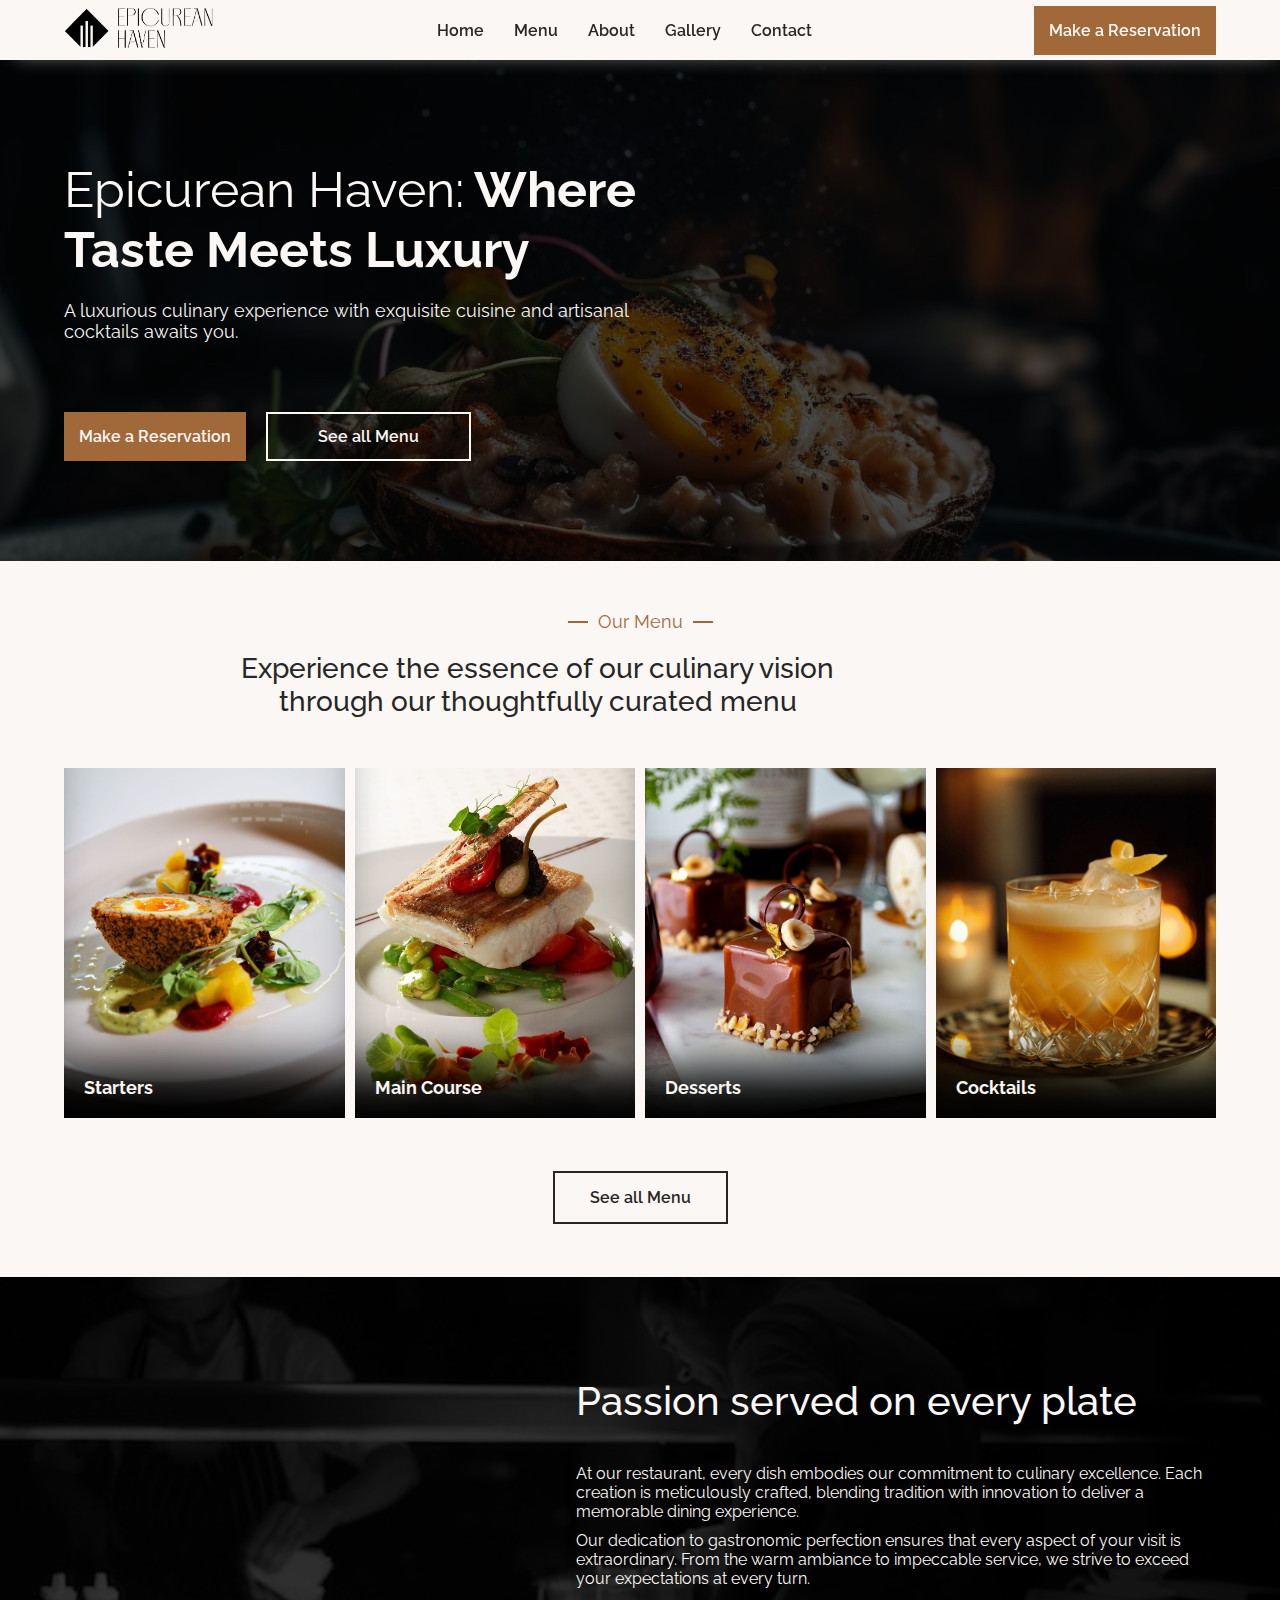
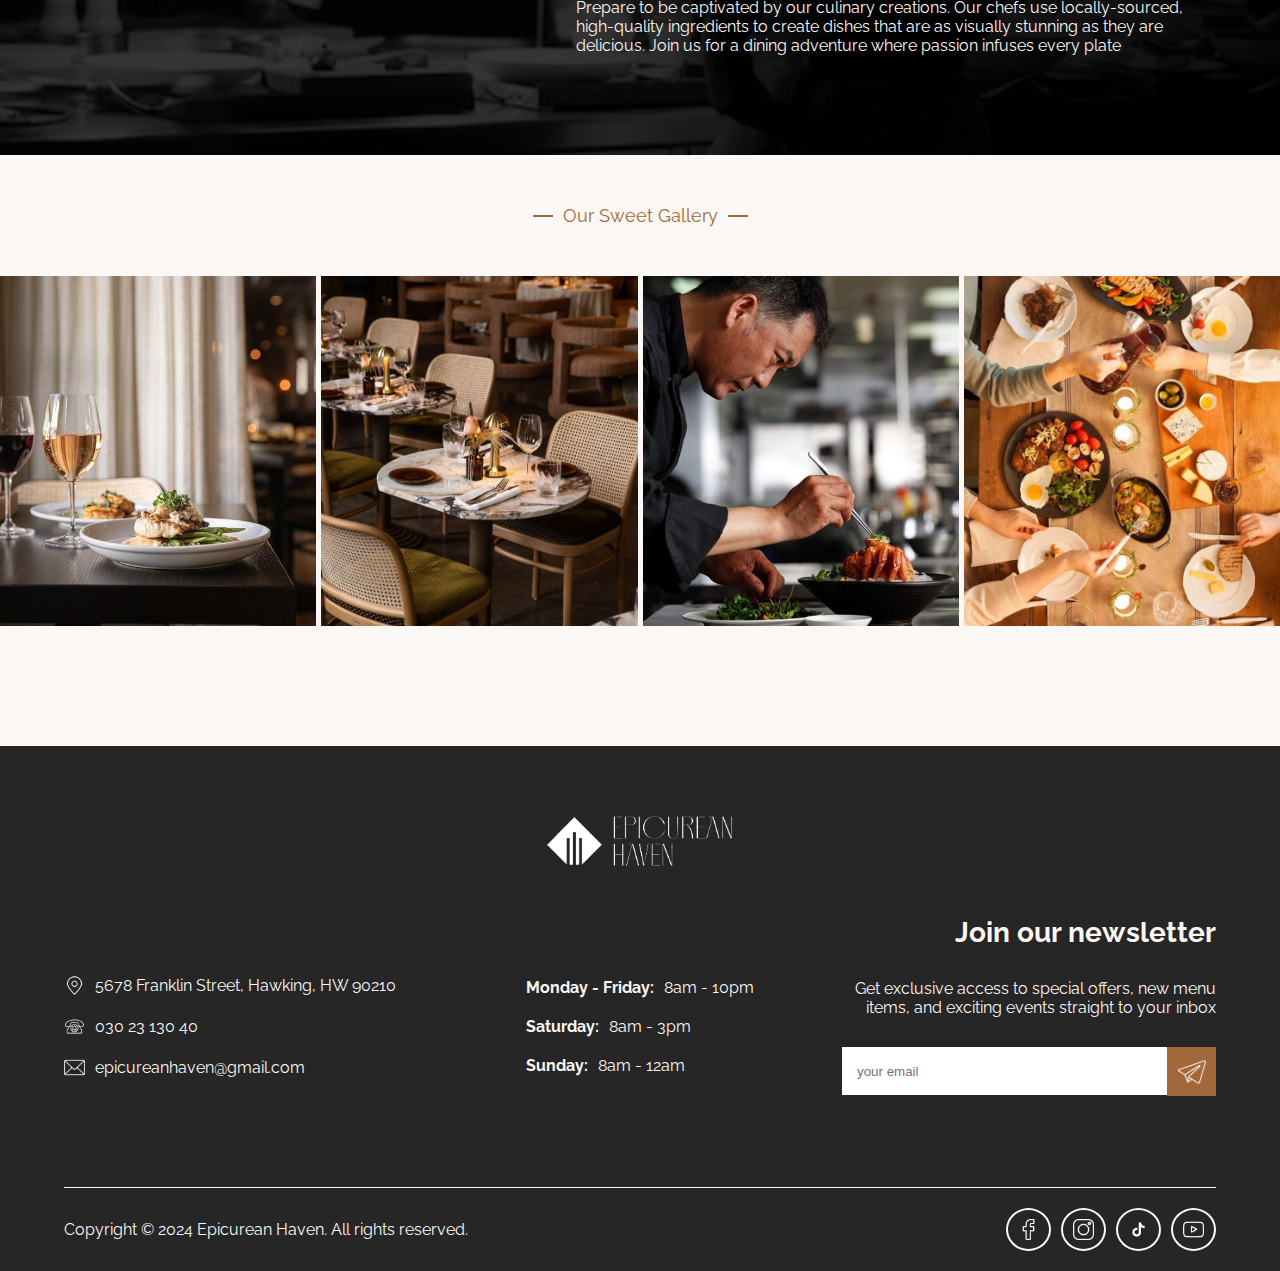
<file: index.html>
<!DOCTYPE html>
<html lang="en">
  <head>
    <meta charset="UTF-8" />
    <meta name="viewport" content="width=device-width, initial-scale=1.0" />
    <title>Epicurean Haven</title>
    <link rel="website icon" type="png" href="assets/img/logo-icon.png" />
    <link rel="preconnect" href="https://fonts.googleapis.com" />
    <link rel="preconnect" href="https://fonts.gstatic.com" crossorigin />
    <link
      href="https://fonts.googleapis.com/css2?family=Playfair+Display:ital,wght@0,400..900;1,400..900&family=Quicksand:wght@300..700&family=Raleway:ital,wght@0,100..900;1,100..900&display=swap"
      rel="stylesheet"
    />
    <link
      href="https://fonts.googleapis.com/css2?family=Raleway:ital,wght@0,100..900;1,100..900&display=swap"
      rel="stylesheet"
    />
    <link rel="stylesheet" href="assets/css/style.css" />
    <link rel="stylesheet" href="assets/css/global-style.css" />
  </head>
  <body>
    <header>
      <nav class="container">
        <input type="checkbox" id="menuToggle" />
        <a href="index.html"><img src="assets/img/logo.png" alt="logo" /></a>
        <ul>
          <li>
            <label for="menuToggle"
              ><img class="close" src="assets/icon/close.png" alt="close-icon"
            /></label>
          </li>
          <li>
            <a href="#">Home</a>
          </li>
          <li><a href="#menu">Menu</a></li>
          <li><a href="#about">About</a></li>
          <li><a href="#gallery">Gallery</a></li>
          <li><a href="#contact">Contact</a></li>
          <li>
            <a href="reservation.html" target="_blank" class="primary-button"
              >Make a Reservation</a
            >
          </li>
        </ul>
        <a href="reservation.html" target="_blank" class="primary-button"
          >Make a Reservation</a
        >
        <label class="hamburger" for="menuToggle"
          ><img src="assets/icon/hamburger.png" alt="hamburger icon"
        /></label>
      </nav>
    </header>

    <section class="hero-section container">
      <div class="hero-text">
        <h1><span>Epicurean Haven:</span> Where Taste Meets Luxury</h1>
        <h2>
          A luxurious culinary experience with exquisite cuisine and artisanal
          cocktails awaits you.
        </h2>
        <div class="btn-group">
          <a href="reservation.html" target="_blank" class="primary-button"
            >Make a Reservation</a
          >
          <a href="menu.html" target="_blank" class="secondary-button-light" all
            >See all Menu</a
          >
        </div>
      </div>
      <span class="link-redirection" id="menu"></span>
    </section>

    <section class="container menu">
      <div class="section-title">
        <h2><span>Our Menu</span></h2>
        <h1>
          Experience the essence of our culinary vision through our thoughtfully
          curated menu
        </h1>
      </div>
      <div class="menu-list">
        <div><h2>Starters</h2></div>
        <div><h2>Main Course</h2></div>
        <div><h2>Desserts</h2></div>
        <div><h2>Cocktails</h2></div>
      </div>
      <a href="menu.html" class="secondary-button" target="_blank"
        >See all Menu</a
      >
      <span class="link-redirection" id="about"></span>
    </section>

    <section class="container about">
      <div></div>
      <div>
        <h1>Passion served on every plate</h1>
        <p>
          At our restaurant, every dish embodies our commitment to culinary
          excellence. Each creation is meticulously crafted, blending tradition
          with innovation to deliver a memorable dining experience.
        </p>
        <p>
          Our dedication to gastronomic perfection ensures that every aspect of
          your visit is extraordinary. From the warm ambiance to impeccable
          service, we strive to exceed your expectations at every turn.
        </p>
        <p>
          Prepare to be captivated by our culinary creations. Our chefs use
          locally-sourced, high-quality ingredients to create dishes that are as
          visually stunning as they are delicious. Join us for a dining
          adventure where passion infuses every plate
        </p>
      </div>
      <span class="link-redirection" id="gallery"></span>
    </section>

    <section class="gallery">
      <div class="section-title">
        <h2><span>Our Sweet Gallery</span></h2>
      </div>
      <div class="gallery-img-container">
        <img src="assets/img/table.jpeg" alt="table" />
        <img
          src="assets/img/Red Deer Ochre, The National Gallery.jpeg"
          alt="table"
        />
        <img src="assets/img/chef.jpeg" alt="chef" />
        <img src="assets/img/s_8z5uWF.jpeg" alt="table" />
      </div>
      <span class="link-redirection" id="contact"></span>
    </section>

    <footer class="container contact">
      <div class="logo">
        <img src="assets/img/logo-light.png" class="logo" alt="logo" />
      </div>
      <div class="contact-container">
        <div class="contact-info">
          <ul>
            <li>
              <img
                src="assets/icon/broche-de-localisation.png"
                alt="location"
              />5678 Franklin Street, Hawking, HW 90210
            </li>
            <li>
              <img src="assets/icon/telephone.png" alt="telephone" />030 23 130
              40
            </li>
            <li>
              <img
                src="assets/icon/email.png"
                alt="email"
              />epicureanhaven@gmail.com
            </li>
          </ul>
        </div>
        <div class="opening-hour">
          <ul>
            <li><b>Monday - Friday:</b> 8am - 10pm</li>
            <li><b>Saturday:</b> 8am - 3pm</li>
            <li><b>Sunday:</b> 8am - 12am</li>
          </ul>
        </div>
        <div class="subscribe">
          <h1>Join our newsletter</h1>
          <p>
            Get exclusive access to special offers, new menu items, and exciting
            events straight to your inbox
          </p>

          <form>
            <input type="email" placeholder="your email" />
            <input type="submit" id="icon" />
            <label for="icon">
              <img src="assets/icon/avion-en-papier.png" alt="send icon"
            /></label>
          </form>
        </div>
      </div>

      <div class="social">
        <p class="copyright">
          Copyright © 2024 Epicurean Haven. All rights reserved.
        </p>
        <div class="social-icon">
          <a href=""
            ><img src="assets/icon/facebook.png" alt="facebook icon"
          /></a>
          <a href=""
            ><img src="assets/icon/instagram.png" alt="instagram icon"
          /></a>
          <a href=""><img src="assets/icon/tic-tac.png" alt="tik tok" /></a>
          <a href=""><img src="assets/icon/youtube.png" alt="youtube" /></a>
        </div>
      </div>
    </footer>
  </body>
</html>
</file>
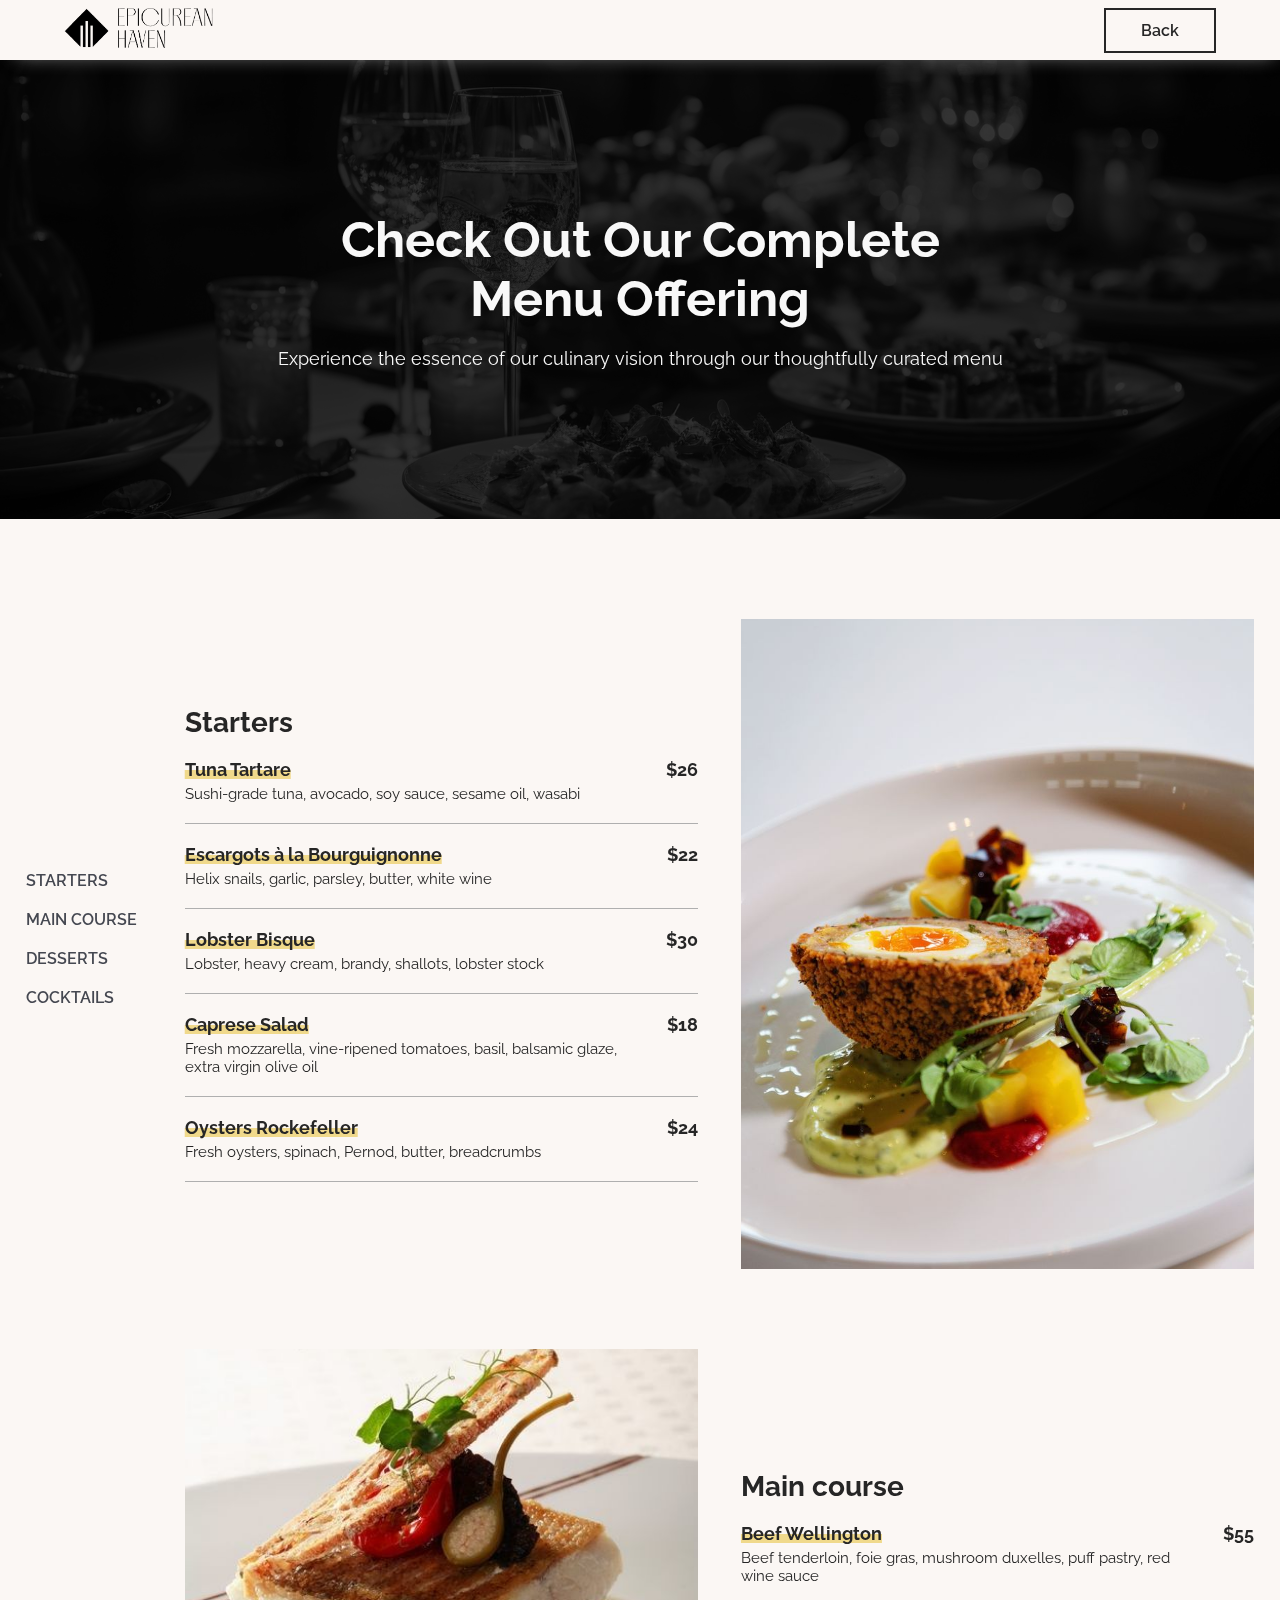
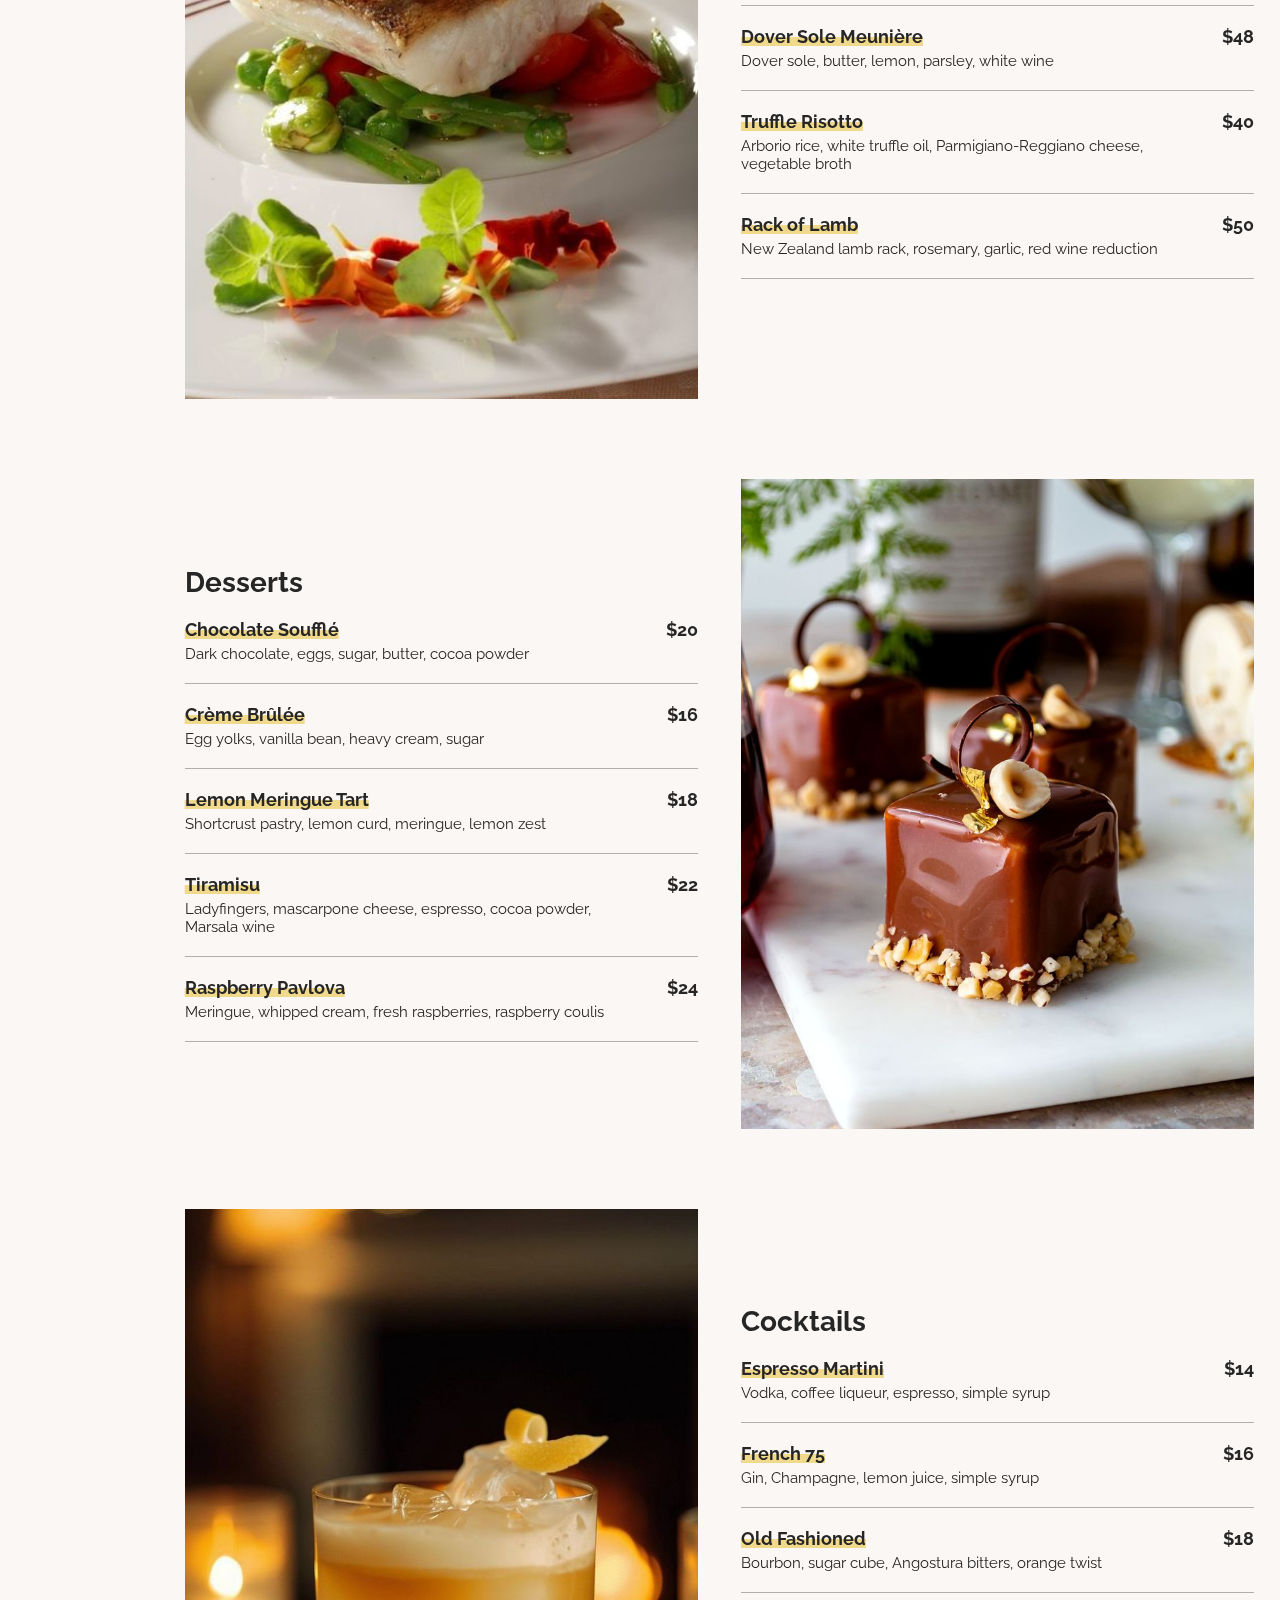
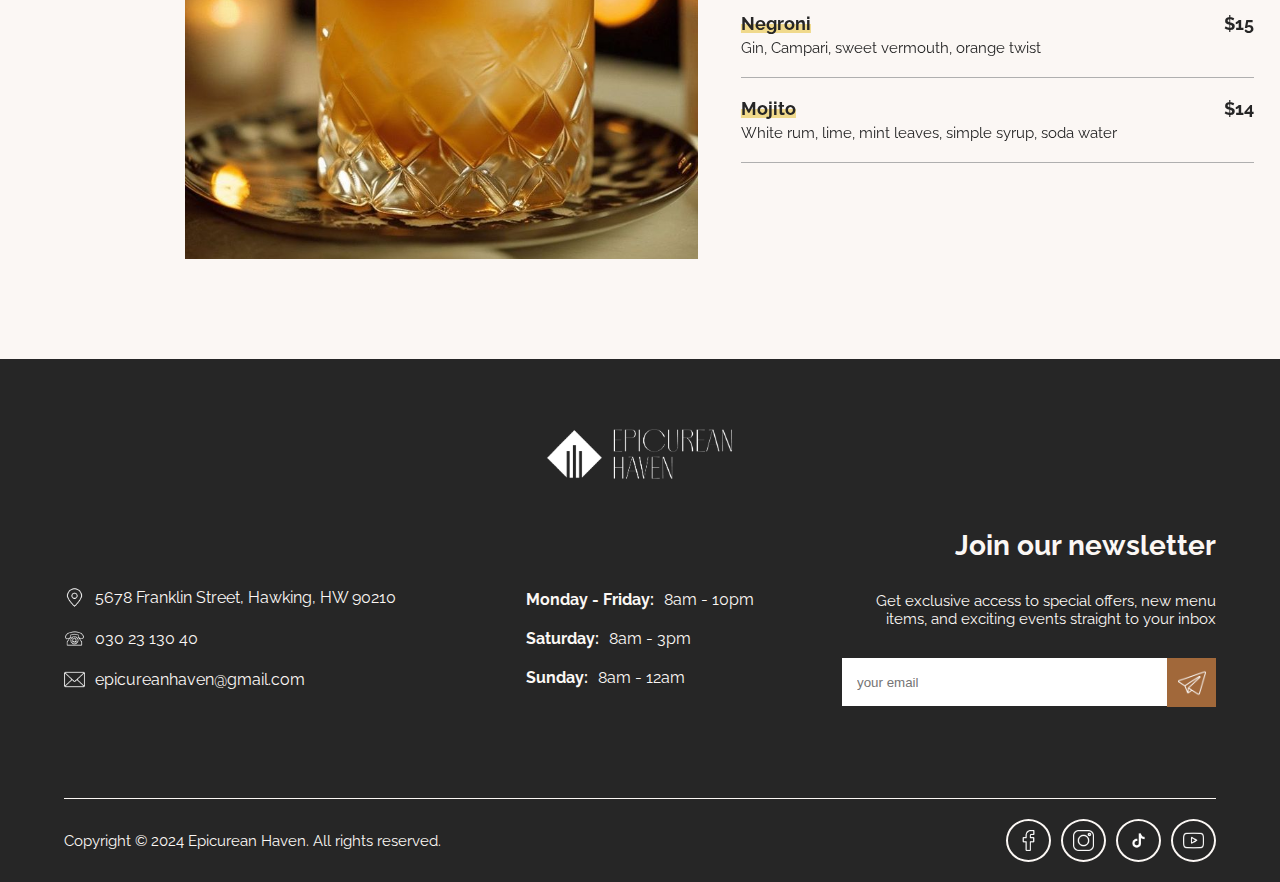
<file: menu.html>
<!DOCTYPE html>
<html lang="en">
  <head>
    <meta charset="UTF-8" />
    <meta name="viewport" content="width=device-width, initial-scale=1.0" />
    <title>Epicurean Haven</title>
    <link rel="website icon" type="png" href="assets/img/logo-icon.png" />
    <link rel="preconnect" href="https://fonts.googleapis.com" />
    <link rel="preconnect" href="https://fonts.gstatic.com" crossorigin />
    <link
      href="https://fonts.googleapis.com/css2?family=Playfair+Display:ital,wght@0,400..900;1,400..900&family=Quicksand:wght@300..700&family=Raleway:ital,wght@0,100..900;1,100..900&display=swap"
      rel="stylesheet"
    />
    <link
      href="https://fonts.googleapis.com/css2?family=Raleway:ital,wght@0,100..900;1,100..900&display=swap"
      rel="stylesheet"
    />
    <link rel="stylesheet" href="assets/css/style.css" />
    <link rel="stylesheet" href="assets/css/global-style.css" />
    <link rel="stylesheet" href="assets/css/menu.css" />
  </head>
  <body>
    <header>
      <nav class="container">
        <a href=""><img src="assets/img/logo.png" alt="logo" /></a>
        <div>
          <a href="index.html" class="secondary-button">Back</a>
        </div>
      </nav>
    </header>
    <section class="banner">
      <div>
        <h1>Check Out Our Complete Menu Offering</h1>
        <h2>
          Experience the essence of our culinary vision through our thoughtfully
          curated menu
        </h2>
      </div>
      <span class="link-redirection" id="starters"></span>
    </section>

    <main class="container-xl">
      <nav>
        <ul>
          <li><a href="#starters">STARTERS</a></li>
          <li><a href="#main-course">MAIN COURSE</a></li>
          <li><a href="#desserts">DESSERTS</a></li>
          <li><a href="#cocktails">COCKTAILS</a></li>
        </ul>
      </nav>

      <section>
        <article class="menu-category-container">
          <div class="menu-items">
            <h1>Starters</h1>
            <div>
              <h2>Tuna Tartare <span>$26 </span></h2>
              <p>Sushi-grade tuna, avocado, soy sauce, sesame oil, wasabi</p>
            </div>
            <div>
              <h2>Escargots à la Bourguignonne <span>$22 </span></h2>
              <p>Helix snails, garlic, parsley, butter, white wine</p>
            </div>
            <div>
              <h2>Lobster Bisque<span>$30 </span></h2>
              <p>Lobster, heavy cream, brandy, shallots, lobster stock</p>
            </div>
            <div>
              <h2>Caprese Salad <span>$18 </span></h2>
              <p>
                Fresh mozzarella, vine-ripened tomatoes, basil, balsamic glaze,
                extra virgin olive oil
              </p>
            </div>
            <div>
              <h2>Oysters Rockefeller <span>$24</span></h2>
              <p>Fresh oysters, spinach, Pernod, butter, breadcrumbs</p>
            </div>
          </div>
          <img src="assets/img/starters.jpeg" alt="starters" />
          <span class="link-redirection" id="main-course"></span>
        </article>

        <article class="menu-category-container">
          <img src="assets/img/main-course.jpeg" alt="main course" />

          <div class="menu-items">
            <h1>Main course</h1>

            <div>
              <h2>Beef Wellington <span>$55 </span></h2>
              <p>
                Beef tenderloin, foie gras, mushroom duxelles, puff pastry, red
                wine sauce
              </p>
            </div>
            <div>
              <h2>Dover Sole Meunière <span>$48 </span></h2>
              <p>Dover sole, butter, lemon, parsley, white wine</p>
            </div>
            <div>
              <h2>Truffle Risotto <span>$40 </span></h2>
              <p>
                Arborio rice, white truffle oil, Parmigiano-Reggiano cheese,
                vegetable broth
              </p>
            </div>
            <div>
              <h2>Rack of Lamb <span>$50 </span></h2>
              <p>New Zealand lamb rack, rosemary, garlic, red wine reduction</p>
            </div>
          </div>
          <span class="link-redirection" id="desserts"></span>
        </article>

        <article class="menu-category-container">
          <div class="menu-items">
            <h1>Desserts</h1>
            <div>
              <h2>Chocolate Soufflé <span>$20 </span></h2>
              <p>Dark chocolate, eggs, sugar, butter, cocoa powder</p>
            </div>
            <div>
              <h2>Crème Brûlée <span>$16 </span></h2>
              <p>Egg yolks, vanilla bean, heavy cream, sugar</p>
            </div>
            <div>
              <h2>Lemon Meringue Tart <span>$18 </span></h2>
              <p>Shortcrust pastry, lemon curd, meringue, lemon zest</p>
            </div>
            <div>
              <h2>Tiramisu <span>$22 </span></h2>
              <p>
                Ladyfingers, mascarpone cheese, espresso, cocoa powder, Marsala
                wine
              </p>
            </div>
            <div>
              <h2>Raspberry Pavlova <span>$24 </span></h2>
              <p>
                Meringue, whipped cream, fresh raspberries, raspberry coulis
              </p>
            </div>
          </div>
          <img src="assets/img/dessert.jpeg" alt="dessert" />
          <span class="link-redirection" id="cocktails"></span>
        </article>

        <article class="menu-category-container">
          <img src="assets/img/cocktail.jpeg" alt="cocktail" />

          <div class="menu-items">
            <h1>Cocktails</h1>

            <div>
              <h2>Espresso Martini <span>$14 </span></h2>
              <p>Vodka, coffee liqueur, espresso, simple syrup</p>
            </div>
            <div>
              <h2>French 75 <span>$16 </span></h2>
              <p>Gin, Champagne, lemon juice, simple syrup</p>
            </div>
            <div>
              <h2>Old Fashioned <span>$18 </span></h2>
              <p>Bourbon, sugar cube, Angostura bitters, orange twist</p>
            </div>
            <div>
              <h2>Negroni <span>$15 </span></h2>
              <p>Gin, Campari, sweet vermouth, orange twist</p>
            </div>
            <div>
              <h2>Mojito <span>$14 </span></h2>
              <p>White rum, lime, mint leaves, simple syrup, soda water</p>
            </div>
          </div>
        </article>
      </section>
    </main>
    <footer class="container contact">
      <div class="logo">
        <img src="assets/img/logo-light.png" class="logo" alt="logo" />
      </div>
      <div class="contact-container">
        <div class="contact-info">
          <ul>
            <li>
              <img
                src="assets/icon/broche-de-localisation.png"
                alt="location"
              />5678 Franklin Street, Hawking, HW 90210
            </li>
            <li>
              <img src="assets/icon/telephone.png" alt="telephone" />030 23 130
              40
            </li>
            <li>
              <img
                src="assets/icon/email.png"
                alt="email"
              />epicureanhaven@gmail.com
            </li>
          </ul>
        </div>
        <div class="opening-hour">
          <ul>
            <li><b>Monday - Friday:</b> 8am - 10pm</li>
            <li><b>Saturday:</b> 8am - 3pm</li>
            <li><b>Sunday:</b> 8am - 12am</li>
          </ul>
        </div>
        <div class="subscribe">
          <h1>Join our newsletter</h1>
          <p>
            Get exclusive access to special offers, new menu items, and exciting
            events straight to your inbox
          </p>

          <form>
            <input type="email" placeholder="your email" />
            <input type="submit" id="icon" />
            <label for="icon">
              <img src="assets/icon/avion-en-papier.png" alt="send icon"
            /></label>
          </form>
        </div>
      </div>

      <div class="social">
        <p class="copyright">
          Copyright © 2024 Epicurean Haven. All rights reserved.
        </p>
        <div class="social-icon">
          <a href=""
            ><img src="assets/icon/facebook.png" alt="facebook icon"
          /></a>
          <a href=""
            ><img src="assets/icon/instagram.png" alt="instagram icon"
          /></a>
          <a href=""
            ><img src="assets/icon/tic-tac.png" alt="tik tok icon"
          /></a>
          <a href=""
            ><img src="assets/icon/youtube.png" alt="youtube icon"
          /></a>
        </div>
      </div>
    </footer>
  </body>
</html>
</file>
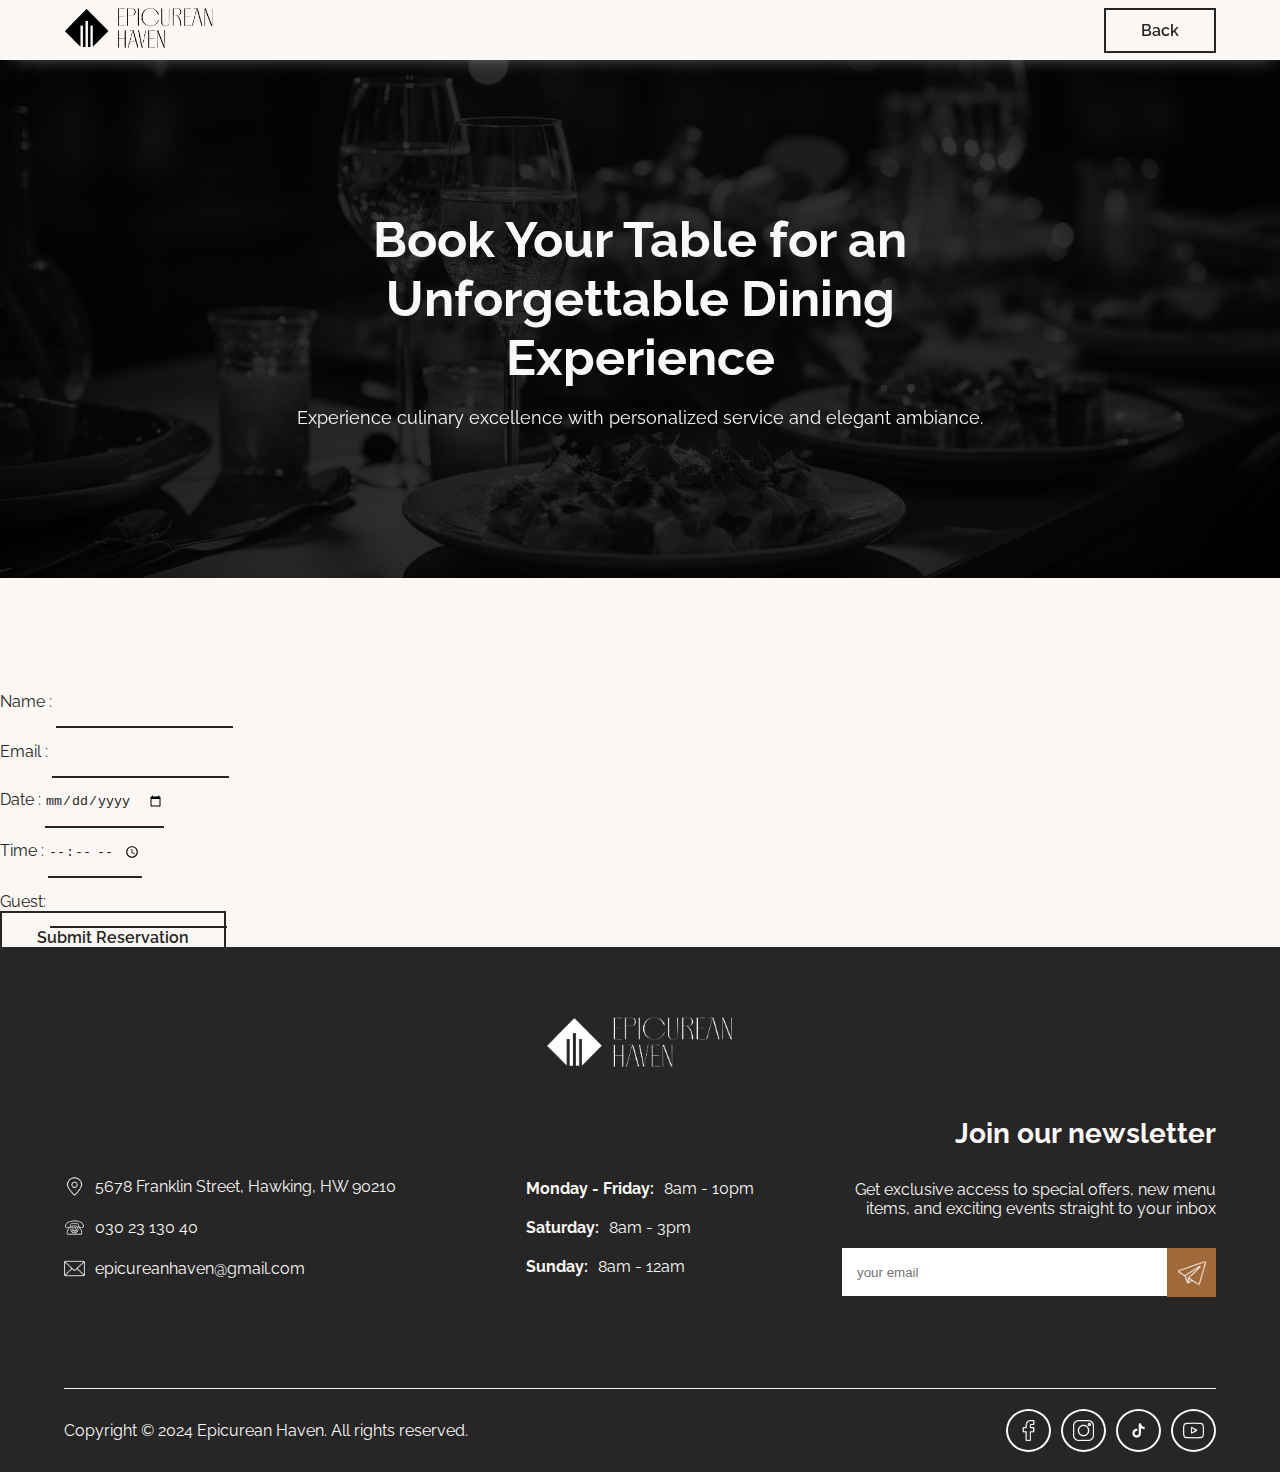
<file: reservation.html>
<!DOCTYPE html>
<html lang="en">
  <head>
    <meta charset="UTF-8" />
    <meta name="viewport" content="width=device-width, initial-scale=1.0" />
    <title>Epicurean Haven</title>
    <link rel="website icon" type="png" href="assets/img/logo-icon.png" />
    <link rel="preconnect" href="https://fonts.googleapis.com" />
    <link rel="preconnect" href="https://fonts.gstatic.com" crossorigin />
    <link
      href="https://fonts.googleapis.com/css2?family=Playfair+Display:ital,wght@0,400..900;1,400..900&family=Quicksand:wght@300..700&family=Raleway:ital,wght@0,100..900;1,100..900&display=swap"
      rel="stylesheet"
    />
    <link
      href="https://fonts.googleapis.com/css2?family=Raleway:ital,wght@0,100..900;1,100..900&display=swap"
      rel="stylesheet"
    />
    <link rel="stylesheet" href="assets/css/style.css" />
    <link rel="stylesheet" href="assets/css/reservation.css" />
    <link rel="stylesheet" href="assets/css/global-style.css" />
  </head>
  <body>
    <header>
      <nav class="container">
        <a href=""><img src="assets/img/logo.png" alt="logo" /></a>
        <div>
          <a href="index.html" class="secondary-button">Back</a>
        </div>
      </nav>
    </header>

    <section class="banner">
      <div>
        <h1>Book Your Table for an Unforgettable Dining Experience</h1>
        <h2>
          Experience culinary excellence with personalized service and elegant
          ambiance.
        </h2>
      </div>
    </section>

    <section class="reservation-form">
      <div>
        <form>
          <div class="col-2">
            <div>
              <label for="name">Name : </label>
              <input type="text" name="name" />
            </div>
            <div>
              <label for="email">Email : </label>
              <input type="email" name="email" />
            </div>
          </div>
          <div class="col-2">
            <div>
              <label for="date">Date : </label>
              <input type="date" date="name" />
            </div>
            <div>
              <label for="time">Time : </label>
              <input type="time" name="time" />
            </div>
          </div>
          <div>
            <label for="guest">Guest: </label>
            <input type="number" name="guest" />
          </div>
          <a href="#" class="secondary-button">Submit Reservation</a>
        </form>
      </div>
      <div></div>
    </section>

    <footer class="container contact">
      <div class="logo">
        <img src="assets/img/logo-light.png" class="logo" alt="logo" />
      </div>
      <div class="contact-container">
        <div class="contact-info">
          <ul>
            <li>
              <img
                src="assets/icon/broche-de-localisation.png"
                alt="location"
              />5678 Franklin Street, Hawking, HW 90210
            </li>
            <li>
              <img src="assets/icon/telephone.png" alt="telephone" />030 23 130 40
            </li>
            <li>
              <img
                src="assets/icon/email.png"
                alt="email"
              />epicureanhaven@gmail.com
            </li>
          </ul>
        </div>
        <div class="opening-hour">
          <ul>
            <li><b>Monday - Friday:</b> 8am - 10pm</li>
            <li><b>Saturday:</b> 8am - 3pm</li>
            <li><b>Sunday:</b> 8am - 12am</li>
          </ul>
        </div>
        <div class="subscribe">
          <h1>Join our newsletter</h1>
          <p>
            Get exclusive access to special offers, new menu items, and exciting
            events straight to your inbox
          </p>

          <form>
            <input type="email" placeholder="your email" />
            <input type="submit" id="icon" />
            <label for="icon">
              <img src="assets/icon/avion-en-papier.png" alt="send icon"
            /></label>
          </form>
        </div>
      </div>

      <div class="social">
        <p class="copyright">
          Copyright © 2024 Epicurean Haven. All rights reserved.
        </p>
        <div class="social-icon">
          <a href=""
            ><img src="assets/icon/facebook.png" alt="facebook icon"
          /></a>
          <a href=""
            ><img src="assets/icon/instagram.png" alt="instagram icon"
          /></a>
          <a href=""
            ><img src="assets/icon/tic-tac.png" alt="tik tok icon"
          /></a>
          <a href=""
            ><img src="assets/icon/youtube.png" alt="youtube icon"
          /></a>
        </div>
      </div>
    </footer>
  </body>
</html>
</file>
<file: assets/css/style.css>
:root {
  --accent: #a1683aff;
  --eerie-black: #262626;
  --white: #fbf7f4;
  --charcoal: #454851ff;

  scroll-behavior: smooth;
}

* {
  box-sizing: border-box;
  margin: 0;
  padding: 0;
  color: var(--eerie-black);
}

body {
  font-family: "Raleway", sans-serif;
  font-optical-sizing: auto;
  font-style: normal;
  background-color: var(--white);
  overflow-x: hidden;
}

header {
  position: sticky;
  top: 0;
  z-index: 500;
}

header nav {
  background-color: var(--white);
  font-weight: 600;
  height: 60px;
  width: 100vw;
  display: flex;
  align-items: center;
  justify-content: space-between;
  box-shadow: 5px 5px 20px -11px #a6a6a6;
}

header nav img {
  width: 150px;
}

header nav ul {
  list-style: none;
  display: flex;
  gap: 30px;
}

header nav ul li a {
  transition: color 0.2s linear;
}

header nav ul li a:hover {
  color: var(--accent);
}

header nav input {
  display: none;
}

header nav .close,
header nav .hamburger {
  display: none;
}

header nav.container a.primary-button:nth-of-type(1) {
  display: none;
}

header nav img {
  width: 150px;
}

/*todo hero section*/
.hero-section {
  background-image: url("../img/43335.jpg");
  background-color: rgb(77, 77, 77);
  background-blend-mode: multiply;
  background-attachment: fixed;
  background-size: cover;
  background-position: center;
  position: relative;
}

.hero-text {
  display: flex;
  flex-direction: column;
  gap: 20px;
  width: 45vw;
  padding-block: 100px;
}

.hero-text h1 span {
  font-weight: 400;
  color: var(--white);
}

.hero-section h1 {
  color: var(--white);
  font-size: 50px;
  line-height: 60px;
}

.hero-section h2 {
  color: var(--white);
  font-size: 18px;
  font-weight: 400;
  padding-bottom: 50px;
}

.btn-group {
  display: flex;
  gap: 20px;
  flex-wrap: wrap;
}

/*todo menu section*/
.menu {
  padding-bottom: 70px;
  text-align: center;
  position: relative;
}

.menu-list {
  display: flex;
  gap: 10px;
  text-align: left;
  padding-bottom: 70px;
  flex-wrap: wrap;
}

.menu-list div {
  width: calc(100vw / 5);
  background-size: cover;
  position: relative;
  box-shadow: inset 0px -84px 52px -31px #000;
  height: 350px;
  flex-grow: 1;
  transition: 0.2s linear !important;
}

.menu-list > div:nth-child(1) {
  background-image: url("../img/starters.jpeg");
  background-position: bottom;
}

.menu-list > div:nth-child(2) {
  background-image: url("../img/main-course.jpeg");
}

.menu-list > div:nth-child(3) {
  background-image: url("../img/dessert.jpeg");
  background-position: center;
}

.menu-list > div:nth-child(4) {
  background-image: url("../img/cocktail.jpeg");
  background-position: bottom;
}

.menu-list div h2 {
  position: absolute;
  bottom: 0;
  color: var(--white);
  padding: 20px;
}

/*todo about section*/
.about {
  background: url("../img/about-bg.jpeg");
  padding-block: 100px;
  display: flex;
  background-color: rgb(52, 52, 52);
  background-blend-mode: multiply;
  gap: 30px;
  position: relative;
  background-size: cover;
  background-position: left;
}

.about * {
  color: var(--white);
}

.about div {
  width: 50vw;
  display: flex;
  flex-direction: column;
  gap: 10px;
}

.about h1 {
  padding-bottom: 30px;
  font-size: 40px;
  font-weight: 500;
}

/*todo gallery section*/

.gallery {
  position: relative;
  padding-bottom: 120px;
}

.gallery-img-container {
  display: flex;
  gap: 5px;
  flex-wrap: wrap;
}

.gallery-img-container img {
  width: calc(100vw / 5);
  flex-grow: 1;
  height: 350px;
  object-fit: cover;
  transition: 0.1s linear;
  cursor: pointer;
}

.gallery-img-container img:hover {
  transform: scale(1.05);
  z-index: 100;
}

.gallery-img-container:hover > :not(:hover) {
  filter: brightness(0.3) grayscale(100%);
  transition: 0.1s linear;
}

/*todo footer section*/

footer {
  background-color: var(--eerie-black);
  padding-top: 70px;
  position: relative;
}

footer .logo {
  height: 50px;
  display: flex;
  justify-content: center;
}

footer .contact-container {
  display: flex;
  justify-content: space-between;
  padding-block: 50px;
  align-items: center;
}

footer * {
  color: var(--white);
}

.social-icon {
  display: flex;
  gap: 10px;
}

footer a {
  display: flex;
  width: fit-content;
  justify-content: center;
  position: relative;
  border: 2px solid var(--white);
  border-radius: 50%;
  padding: 9px 10px;
  transition: 0.2s linear;
}

footer ul {
  list-style: none;
  display: flex;
  flex-direction: column;
  gap: 20px;
}

footer li {
  display: flex;
  align-items: center;
  gap: 10px;
}

.contact-info,
.opening-hour,
.subscribe {
  width: calc(100% / 3);
}

.opening-hour {
  display: flex;
  justify-content: center;
}

.subscribe {
  display: flex;
  gap: 30px;
  flex-direction: column;
  align-items: flex-end;
  text-align: right;
}

footer form {
  padding-top: 0;
  width: fit-content;
  padding-bottom: 40px;
  display: flex;
  flex-direction: row;
  gap: 0;
  justify-content: flex-end;
}

footer form > input:nth-child(1) {
  background-color: #fff;
  color: var(--eerie-black);
  border-right-style: none;
  padding-left: 15px;
  transition: 0.2s linear;
  width: 325px;
}

footer form input:nth-child(2) {
  display: none;
}

footer form label {
  height: 49px;
  border-left-style: none;
  width: 49px;
  cursor: pointer;
  display: flex;
  align-items: center;
  justify-content: center;
  background-color: var(--accent);
  transition: 0.2s linear;
}

footer label img {
  height: 28px !important;
}

footer form label:hover {
  background-color: rgb(102, 64, 32);
}

form input:nth-child(1):hover {
  box-shadow: 0px 13px 18px -17px var(--accent);
}

form input:nth-child(1):focus {
  box-shadow: 0px 13px 18px -17px var(--accent);
}

footer a:hover {
  background-color: var(--white);
}

footer .contact-container img,
.social-icon img {
  filter: invert(100%);
  height: 21px;
}

footer a:hover img {
  filter: invert(0%);
  animation: shake 0.5s linear;
}

.social {
  padding-block: 20px;
  border-top: 1px solid var(--white);
  display: flex;
  justify-content: space-between;
  align-items: center;
}

@keyframes shake {
  0% {
    transform: rotate(10deg);
  }

  25% {
    transform: rotate(-10deg);
  }

  50% {
    transform: rotate(10deg);
  }

  75% {
    transform: rotate(-10deg);
  }

  100% {
    transform: rotate(0deg);
  }
}

/*! RESPONSIVE */
/*? header navbar */
@media screen and (max-width: 880px) {
  header nav .hamburger {
    display: inherit;
  }

  header nav .close,
  header nav .hamburger img {
    display: inherit;
    width: 30px;
  }

  header nav label img {
    opacity: 0.6;
    cursor: pointer;
    transition: 0.2s linear;
  }

  header nav label img:hover {
    opacity: 1;
  }

  header nav.container a.primary-button:nth-of-type(1) {
    display: inherit;
  }

  header nav.container a.primary-button:hover {
    color: var(--white);
  }

  header nav.container a.primary-button:nth-of-type(2) {
    display: none;
  }

  input[type="checkbox"]:checked ~ ul {
    height: 100vh;
    width: 250px;
    z-index: 100;
    display: flex;
    flex-direction: column;
    box-shadow: 12px 0 17px #0000004a;
    background-color: var(--white);
    position: absolute;
    padding-left: 20px;
    padding-top: 20px;
    top: 0;
    left: 0;
    overflow: hidden;
    transform: translateX(0px);
    transition: transform 0.8s ease;
  }

  input[type="checkbox"]:not(:checked) ~ ul {
    display: flex;
    flex-direction: column;
    box-shadow: 12px 0 17px #000000bd;
    background-color: var(--white);
    position: absolute;
    padding-left: 20px;
    padding-top: 20px;
    top: 0;
    left: 0;
    width: 250px;
    height: 100vh;
    transform: translateX(-280px);
    overflow: hidden;
    transition: transform 0.8s ease;
  }
}

/*? hero section */
@media screen and (max-width: 1145px) {
  .hero-text {
    width: 65vw;
  }
}

@media screen and (max-width: 850px) {
  .hero-text {
    width: 70vw;
  }
}

@media screen and (max-width: 580px) {
  .hero-text {
    width: 90vw;
  }
}

@media screen and (max-width: 450px) {
  .btn-group .secondary-button-light {
    padding: 13px 38px;
  }

  .hero-text h1 {
    font-size: 35px;
    line-height: 45px;
  }

  .hero-text h2 {
    font-size: 16px;
  }
}

/*? menu section */
@media screen and (max-width: 900px) {
  .section-title h2 {
    font-size: 16px !important;
  }

  .section-title h1 {
    font-size: 18px !important;
  }

  .menu-list div {
    width: calc(100vw / 3 - 28px);
  }
}
@media screen and (max-width: 900px) and (min-width: 755px) {
  .menu-list > div:nth-child(1) {
    background-position: center !important;
  }
}

@media screen and (max-width: 740px) {
  .menu-list div {
    width: calc(100vw / 2 - 50px);
  }
}

@media screen and (max-width: 600px) {
  .menu-list div {
    width: calc(100vw - 28px);
  }
}

@media screen and (max-width: 600px) and (min-width: 380px) {
  .menu-list > div:nth-child(1),
  .menu-list > div:nth-child(3),
  .menu-list > div:nth-child(4) {
    background-position: center !important;
  }
}

/*? about section */

@media screen and (min-width: 900px) {
  .about {
    box-shadow: inset -50vw 33px 109px -56px #0009;
  }
}

@media screen and (max-width: 900px) {
  .about {
    background-color: rgb(32, 32, 32);
  }

  .about > div:nth-child(1) {
    display: none;
  }

  .about > div:nth-child(2) {
    width: 80vw;
  }
}

/*? gallery section */

@media screen and (max-width: 900px) {
  .gallery-img-container img {
    width: calc(100vw / 2 - 5px);
    height: 350px;
    object-fit: cover;
  }
}

@media screen and (max-width: 600px) {
  .gallery-img-container img {
    width: calc(100vw - 5px);
    height: 350px;
    object-fit: cover;
  }
}

/*? footer section */

@media screen and (max-width: 1220px) {
  footer .contact-container {
    flex-wrap: wrap;
    justify-content: center;
    gap: 5vw;
  }

  footer .contact-container > div {
    flex-basis: calc(100vw / 3);
  }

  .subscribe {
    align-items: center;
    text-align: center;
    width: 100vw;
  }
}

@media screen and (max-width: 900px) {
  footer .contact-container {
    flex-direction: column;
    gap: 30px;
    align-items: flex-start;
  }

  footer .contact-container > div {
    flex-basis: calc(100vw / 6);
  }

  .subscribe {
    align-items: flex-start;
    text-align: left;
    width: 50vw;
  }

  footer ul {
    width: 50vw;
  }

  .social {
    flex-direction: column-reverse;
    gap: 20px;
    text-align: center;
  }
}

@media screen and (max-width: 755px) {
  footer .contact-container {
    flex-direction: column;
    gap: 60px;
    align-items: flex-start;
  }

  footer .contact-container > div {
    flex-basis: calc(100vw / 6);
  }

  .subscribe {
    align-items: flex-start;
    text-align: left;
    width: 100%;
  }

  .opening-hour {
    width: 100vw;
  }

  footer ul {
    width: 100vw;
  }
}

@media screen and (max-width: 426px) {
  footer form > input:nth-child(1) {
    width: 65vw;
  }
}
</file>
<file: assets/css/global-style.css>
.container {
  padding-inline: 5vw;
}
.container-xl {
  padding-inline: 2vw;
}
.link-redirection {
  position: absolute;
  height: 60px;
  bottom: 0;
}

p,
label {
  font-size: 16px;
}

a,
input[type="submit"] {
  background-color: transparent;
  cursor: pointer;
  font-size: 16px;
  font-weight: 600;
  text-decoration: none;
}

h1 {
  font-size: 28px;
}

h2 {
  font-size: 18px;
}

input {
  height: 50px;
  border: none;
  border-bottom: 2px solid var(--eerie-black);
  outline: none;
  background: transparent;
}

/*button*/
.primary-button {
  background-color: var(--accent);
  padding: 15px;
  width: fit-content;
  color: var(--white);
  border: none;
  text-decoration: none;
  transition: 0.2s linear;
}

.primary-button:hover {
  background-color: rgb(102, 64, 32);
}

.secondary-button {
  padding: 15px 35px;
  width: fit-content;
  border: 2px solid var(--eerie-black);
  text-decoration: none;
  color: var(--eerie-black);
  transition: 0.2s linear;
}

.secondary-button:hover {
  background-color: var(--eerie-black);
  color: var(--white);
}

.secondary-button-light {
  padding: 13px 50px;
  width: fit-content;
  border: 2px solid var(--white);
  text-decoration: none;
  color: var(--white);
  transition: 0.2s linear;
}

.secondary-button-light:hover {
  background-color: var(--white);
  color: var(--eerie-black);
}

/*title section*/
.section-title {
  text-align: center;
  padding: 50px 12vw;
  display: flex;
  flex-direction: column;
  gap: 20px;
}

.section-title h1 {
  font-weight: 500;
}

.section-title h2 {
  font-weight: 400;
}

.section-title span {
  color: var(--accent);
  position: relative;
}

.section-title span:before {
  content: "";
  background-color: var(--accent);
  width: 20px;
  height: 2px;
  top: 10px;
  left: -30px;
  position: absolute;
}

.section-title span:after {
  content: "";
  background-color: var(--accent);
  width: 20px;
  height: 2px;
  right: -30px;
  top: 10px;
  position: absolute;
}
/*banner*/

.banner {
  background-image: url("../img/2150901946.jpg");
  margin-bottom: 100px;
  background-size: cover;
  background-color: rgb(52, 52, 52);
  background-blend-mode: multiply;
  filter: grayscale(100);
  background-position: center;
  position: relative;
}
.banner * {
  color: var(--white);
}
.banner div * {
  width: 60vw;
}
.banner div {
  display: flex;
  flex-direction: column;
  gap: 20px;
  padding-block: 150px;
  text-align: center;
  align-items: center;
}
.banner h1 {
  font-size: 50px;
}
.banner h2 {
  font-size: 18px;
  font-weight: 400;
}

@media screen and (min-width: 900px) {
  h1 {
    width: 50vw !important;
  }
}
@media screen and (max-width: 900px) {
  .banner div * {
    width: 80vw;
  }
  .banner h1 {
    font-size: 35px;
  }
  .banner h2 {
    font-size: 16px;
  }
}
</file>
<file: assets/css/menu.css>
nav .secondary-button {
  padding-block: 11px;
}
.link-redirection {
  bottom: -60px;
}
#starters {
  bottom: -100px;
}
p {
  font-size: 15px;
}
body {
  position: relative;
  background-color: var(--white);
  overflow-x: hidden;
}

main {
  display: flex;
  position: relative;
  gap: 50px;
  justify-content: space-between;
}
main a {
  color: var(--charcoal);
}

/*todo main nav */
main nav {
  position: relative;
  padding-top: 28vh;
  padding-bottom: 30vh;
}
main nav ul {
  position: sticky;
  top: 40vh;
  align-self: center;
}
main nav ul {
  display: flex;
  flex-direction: column;
  gap: 20px;
  list-style-type: none;
  width: 125%;
  overflow: hidden;
}
main nav li {
  position: relative;
}
main nav a::before {
  content: "";
  background-color: var(--accent);
  height: 2px;
  width: 20px;
  position: absolute;
  top: 50%;
  left: -26px;
}
main nav li,
main nav a {
  transition: 0.2s;
}
main nav li:hover {
  transform: translateX(18px);
}
main nav a:hover {
  color: var(--accent);
}

/* todo menu-category */
main section {
  width: 85vw;
  right: 0;
}

.menu-category-container {
  display: flex;
  margin-bottom: 80px;
  position: relative;
  gap: 4%;
  align-items: center;
}
article:last-child {
  margin-bottom: 100px;
}
.menu-items {
  display: flex;
  flex-direction: column;
  justify-content: center;
  padding-block: 50px;
  width: 48%;
}
.menu-items div {
  border-bottom: 1px solid rgb(175, 175, 175);
  padding-block: 20px;
}
.menu-items div h2 {
  padding-bottom: 5px;
  position: relative;
  text-decoration: #f0d98b underline 9px;
  text-decoration-skip-ink: none;
  text-underline-offset: -6px;
}
.menu-items div h2 span {
  position: absolute;
  right: 0;
}
.menu-items div p {
  min-width: 50px;
  max-width: 90%;
}

.menu-category-container img {
  object-fit: cover;
  width: 48%;
  height: 650px;
}
@media screen and (max-width: 975px) {
  .menu-category-container img {
    display: none;
  }
  .menu-items {
    width: 100%;
  }
  .menu-category-container {
    margin-bottom: 0;
  }
}
@media screen and (max-width: 545px) {
  main nav {
    display: none;
  }
  .container-fluid {
    padding-inline: 5vw !important;
  }

  main section {
    width: 100vw;
  }
}
</file>
<file: assets/css/reservation.css>
nav .secondary-button {
  padding-block: 11px;
}
/*todo reservation title */
.reservation-title {
  display: flex;
  justify-content: center;
}
.reservation-title h1 {
  font-size: 50px;
  font-weight: 500;
  padding-block: 50px;
  width: 60vw;
  text-align: center;
}

/*! RESPONSIVE */
/*? reservation title */
@media screen and (max-width: 850px) {
  .reservation-title h1 {
    font-size: 35px;
  }
}
@media screen and (max-width: 435px) {
  .reservation-title {
    justify-content: flex-start;
  }
  .reservation-title h1 {
    font-size: 20px;
    text-align: left;
  }
}
</file>
